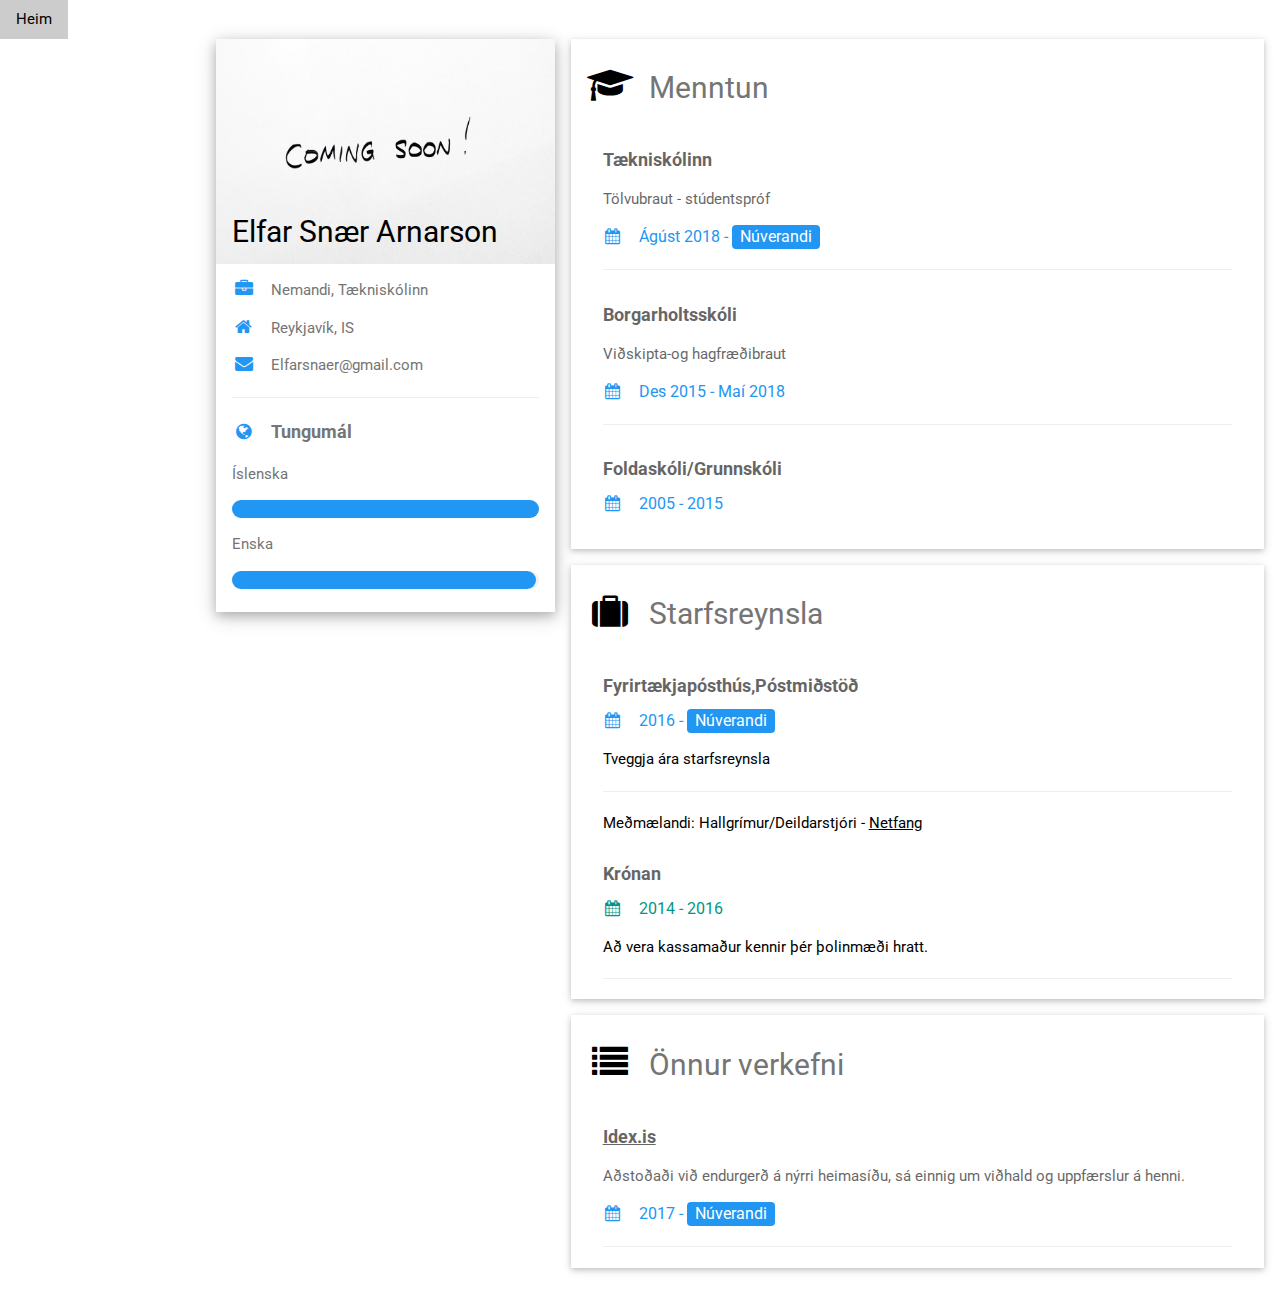
<file: Verkefni-5/menntun.html>
<!DOCTYPE html>
<html>
      <title>Um mig</title>
      <meta charset="UTF-8">
      <meta name="viewport" content="width=device-width, initial-scale=1">
      <link rel="stylesheet" href="https://www.w3schools.com/w3css/4/w3.css">
      <link rel='stylesheet' href='https://fonts.googleapis.com/css?family=Roboto'>
      <link rel="stylesheet" href="https://cdnjs.cloudflare.com/ajax/libs/font-awesome/4.7.0/css/font-awesome.min.css">
      <link rel="stylesheet" href="main.css">
      <link rel="stylesheet" href="rwd.css">
      <link rel="shortcut icon" href="favicon.ico">

      <style>
        html,body,h1,h2,h3,h4,h5,h6 {font-family: "Roboto", sans-serif}
      </style>
<body class="w3-light-grey">

      <div class="w3-bar w3-white">
        <a href="index.html" class="w3-bar-item w3-button w3-blue">Heim</a>


      <div class="w3-main" style="margin-left:200px">
      <!-- Page Container -->
      <div class="w3-content w3-margin-top" style="max-width:1400px;">
      <div class="w3-row-padding">
      <div class="w3-third">
      <div class="w3-white w3-text-grey w3-card-4">
      <div class="w3-display-container">
        <img src="comingsoon.jpg" style="width:100%" alt="Avatar">
      <div class="w3-display-bottomleft w3-container w3-text-black">
        <h2>Elfar Snær Arnarson</h2>
      </div>
      </div>
      <div class="w3-container">
        <p><i class="fa fa-briefcase fa-fw w3-margin-right w3-large w3-text-blue"></i>Nemandi, Tækniskólinn</p>
        <p><i class="fa fa-home fa-fw w3-margin-right w3-large w3-text-blue"></i>Reykjavík, IS</p>
        <p><i class="fa fa-envelope fa-fw w3-margin-right w3-large w3-text-blue"></i>Elfarsnaer@gmail.com</p>
        <hr>
        <p class="w3-large w3-text-theme"><b><i class="fa fa-globe fa-fw w3-margin-right w3-text-blue"></i>Tungumál</b></p>
        <p>Íslenska</p>
      <div class="w3-light-grey w3-round-xlarge w3-small">
      <div class="w3-round-xlarge w3-blue" style="height:18px;width:100%"></div>
      </div>
        <p>Enska</p>
      <div class="w3-light-grey w3-round-xlarge">
      <div class="w3-round-xlarge w3-blue" style="height:18px;width:99%"></div>
      </div>
      <br>
      </div>
      </div><br>
      <!-- End Left Column -->
      </div>
      <!-- Right Column -->
      <div class="w3-twothird">
    
      <div class="w3-container w3-card w3-white w3-margin-bottom">
        <h2 class="w3-text-grey w3-padding-16"><i class="fa fa-graduation-cap fa-fw w3-margin-right w3-xxlarge w3-text-black"></i>Menntun</h2>
      <div class="w3-container">
        <h5 class="w3-opacity"><b>Tækniskólinn</b></h5>
        <p class="w3-opacity">Tölvubraut - stúdentspróf</p>
        <h6 class="w3-text-blue"><i class="fa fa-calendar fa-fw w3-margin-right"></i>Ágúst 2018 - <span class="w3-tag w3-blue w3-round">Núverandi</span></h6>
        <p></p>
        <hr>
      </div>
      <div class="w3-container">
        <h5 class="w3-opacity"><b>Borgarholtsskóli</b></h5>
        <p class="w3-opacity">Viðskipta-og hagfræðibraut</p>
        <h6 class="w3-text-blue"><i class="fa fa-calendar fa-fw w3-margin-right"></i>Des 2015 - Maí 2018</h6>
        <hr>
      </div>
      <div class="w3-container">
        <h5 class="w3-opacity"><b>Foldaskóli/Grunnskóli</b></h5>
        <h6 class="w3-text-blue"><i class="fa fa-calendar fa-fw w3-margin-right"></i>2005 - 2015</h6>
        <br>
      </div>
      </div>

      <div class="w3-container w3-card w3-white w3-margin-bottom">
        <h2 class="w3-text-grey w3-padding-16"><i class="fa fa-suitcase fa-fw w3-margin-right w3-xxlarge w3-text-black"></i>Starfsreynsla</h2>
      <div class="w3-container">
        <h5 class="w3-opacity"><b>Fyrirtækjapósthús,Póstmiðstöð</b></h5>
        <h6 class="w3-text-blue"><i class="fa fa-calendar fa-fw w3-margin-right"></i>2016 - <span class="w3-tag w3-blue w3-round">Núverandi</span></h6>
        <p>Tveggja ára starfsreynsla</p>
        <hr>
        <p>Meðmælandi: Hallgrímur/Deildarstjóri - <a href="mailto:elfarsnaer@gmail.com" title="Ýttu til að senda tölvupóst">Netfang</a>
      </div>
      <div class="w3-container">
        <h5 class="w3-opacity"><b>Krónan</b></h5>
        <h6 class="w3-text-teal"><i class="fa fa-calendar fa-fw w3-margin-right"></i>2014 - 2016</h6>
        <p>Að vera kassamaður kennir þér þolinmæði hratt.</p>
        <hr>
      </div>
      </div>

      <div class="w3-container w3-card w3-white w3-margin-bottom">
        <h2 class="w3-text-grey w3-padding-16"><i class="fa fa-list fa-fw w3-margin-right w3-xxlarge w3-text-black"></i>Önnur verkefni</h2>
      <div class="w3-container">
        <h5 class="w3-opacity"><b><a href="http://www.idex.is">Idex.is</a></b></h5>
        <p class="w3-opacity">Aðstoðaði við endurgerð á nýrri heimasíðu, sá einnig um viðhald og uppfærslur á henni.</p>
        <h6 class="w3-text-blue"><i class="fa fa-calendar fa-fw w3-margin-right"></i>2017 - <span class="w3-tag w3-blue w3-round">Núverandi</span></h6>
        <p></p>
        <hr>
      </div>
      </div>
      <!-- End Right Column -->
      </div>
      <!-- End Grid -->
      </div>
      <!-- End Page Container -->
    </div>
<footer class="w3-container w3-blue w3-center w3-margin-top">
      <!-- <p>Find me on social media.</p>
      <i class="fa fa-facebook-official w3-hover-opacity"></i>
      <i class="fa fa-instagram w3-hover-opacity"></i>
      <i class="fa fa-snapchat w3-hover-opacity"></i>
      <i class="fa fa-pinterest-p w3-hover-opacity"></i>
      <i class="fa fa-twitter w3-hover-opacity"></i>
      <i class="fa fa-linkedin w3-hover-opacity"></i>
      -->
</footer>
</body>
</html>
</file>
<file: Verkefni-5/main.css>
body{
    background: 
    repeating-radial-gradient(circle at 0 0,#eee,#ccc 50px);
    }
.lengd{
    height: 100vh;
    } 
 #videobcg { 
    position: absolute;
    top: 0px;
    left: 0px;
    min-width: 100%;
    min-height: 100%;
    width: auto;
    height: auto;
    z-index: -1000;
    overflow: hidden;
    }
.outline{
    text-shadow:
    -1px -1px 0 #000,
    1px -1px 0 #000,
    -1px 1px 0 #000,
    1px 1px 0 #000;
    }
.h{
    display: grid;
    grid-template-columns: 1fr 1fr;
    padding: 0.7em;
    color:white;
    }
.g{
    display: grid;
    grid-template-columns: 1fr 1fr 1fr;
    padding:1em;
    color:white;
    max-width: 70%;
    }
.texti{
    color: black;
}
#map {
    height: 600px;  /* The height is 400 pixels */
    width: 100%;  /* The width is the width of the web page */
}
</file>
<file: Verkefni-5/rwd.css>
body {
    background: black;
}




@media screen and (min-width: 960px){
    body{
        background-color: blue;
    }
}
</file>
